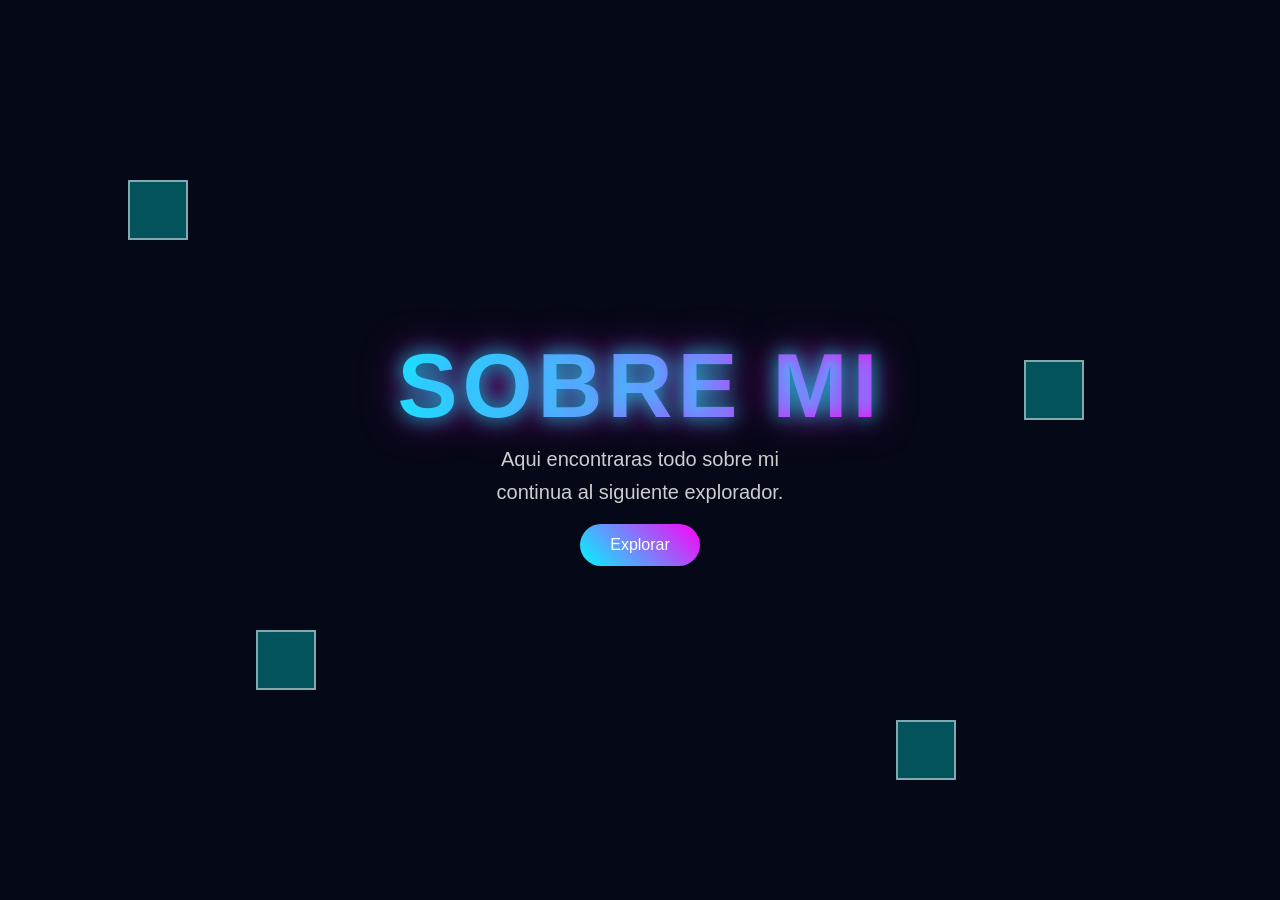
<file: index.html>
<!DOCTYPE html>
<html lang="es">
<head>
    <meta charset="UTF-8">
    <title>portafolio</title>
    <link rel="stylesheet" href="style.css">
</head>

<body>

<div class="background">

<div class="cube"></div>
<div class="cube"></div>
<div class="cube"></div>
<div class="cube"></div>

</div>

<div class="contenido">
    <h1>SOBRE MI</h1>
    <p>Aqui encontraras todo sobre mi</p>
    <p>continua al siguiente explorador.</p>
    <a href="explorar.html">
    <button>Explorar</button>
    </a>
</div>

</body>
</html>
</file>
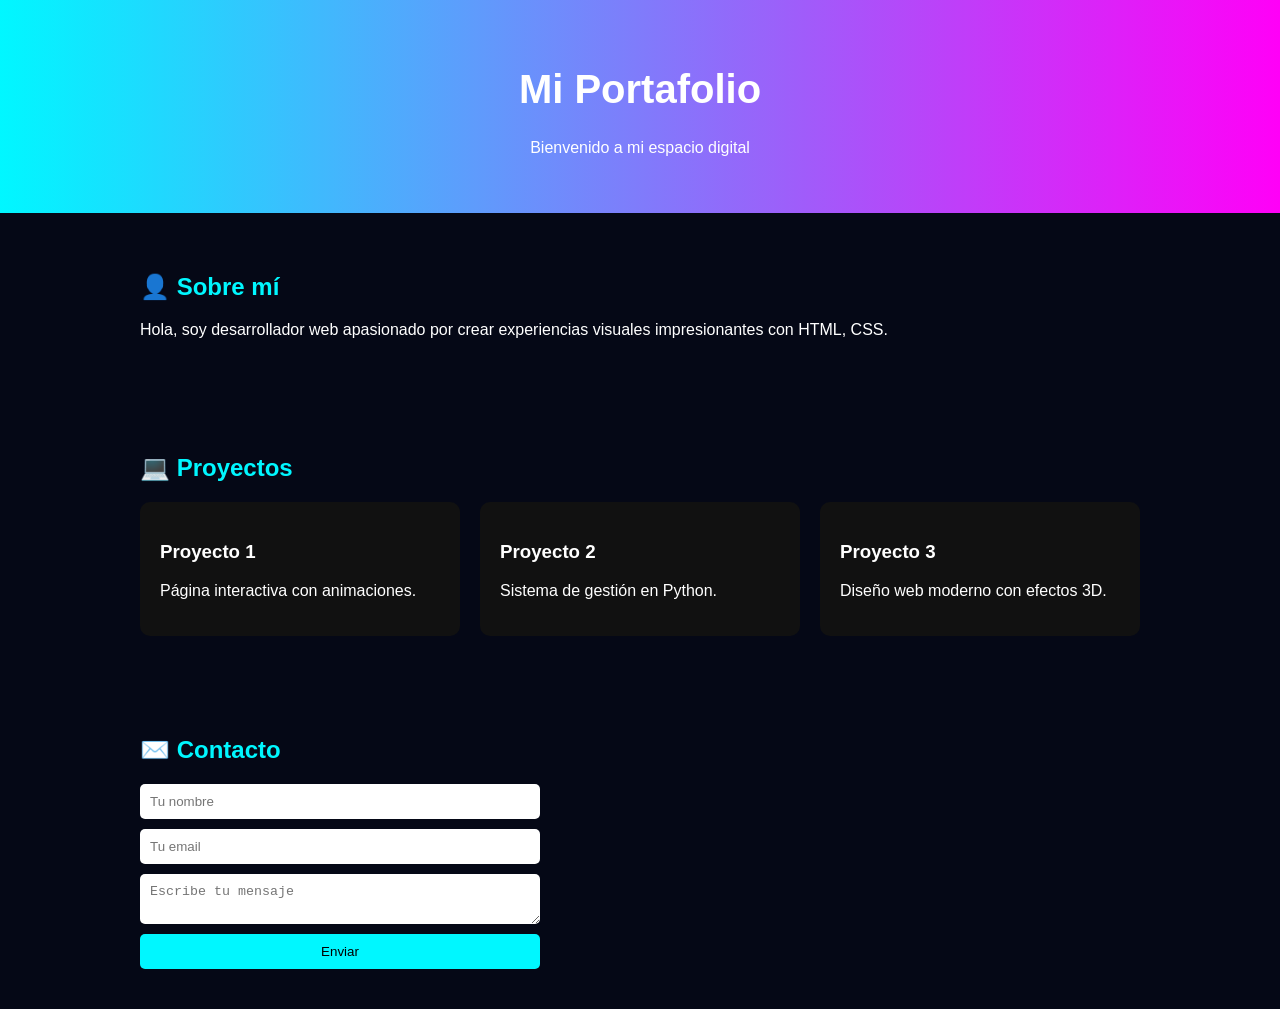
<file: explorar.html>
<!DOCTYPE html>
<html lang="es">
<head>
<meta charset="UTF-8">
<title>Sobre Mi</title>
<link rel="stylesheet" href="explorar.css">
</head>

<body>

<header>
<h1>Mi Portafolio</h1>
<p>Bienvenido a mi espacio digital</p>
</header>

<section class="sobre">
<h2>👤 Sobre mí</h2>
<p>
Hola, soy desarrollador web apasionado por crear experiencias
visuales impresionantes con HTML, CSS.
</p>
</section>

<section class="proyectos">

<h2>💻 Proyectos</h2>

<div class="cards">

<div class="card">
<h3>Proyecto 1</h3>
<p>Página interactiva con animaciones.</p>
</div>

<div class="card">
<h3>Proyecto 2</h3>
<p>Sistema de gestión en Python.</p>
</div>

<div class="card">
<h3>Proyecto 3</h3>
<p>Diseño web moderno con efectos 3D.</p>
</div>

</div>
</section>

<section class="contacto">

<h2>✉️ Contacto</h2>

<form>

<input type="text" placeholder="Tu nombre" required>

<input type="email" placeholder="Tu email" required>

<textarea placeholder="Escribe tu mensaje"></textarea>

<button type="submit">Enviar</button>

</form>

</section>

</body>
</html>
</file>
<file: style.css>
*{
margin:0;
padding:0;
box-sizing:border-box;
font-family:Arial, Helvetica, sans-serif;
}

body{
height:100vh;
background:#050816;
overflow:hidden;
display:flex;
justify-content:center;
align-items:center;
color:white;
}

/* TEXTO */

.contenido{
position:absolute;
text-align:center;
z-index:10;
}

.contenido h1{
font-size:90px;
letter-spacing:5px;
text-transform:uppercase;
background:linear-gradient(90deg,#00f7ff,#ff00f7);
-webkit-background-clip:text;
color:transparent;
text-shadow:
0 0 20px rgba(0,255,255,0.8),
0 0 40px rgba(255,0,255,0.7);
}

.contenido p{
margin-top:10px;
font-size:20px;
opacity:0.8;
}

button{
margin-top:20px;
padding:12px 30px;
border:none;
border-radius:30px;
background:linear-gradient(45deg,#00f7ff,#ff00f7);
color:white;
font-size:16px;
cursor:pointer;
transition:0.3s;
}

button:hover{
transform:scale(1.1);
}

/* FONDO 3D */

.background{
position:absolute;
width:100%;
height:100%;
perspective:1000px;
}

.cube{
position:absolute;
width:60px;
height:60px;
background:rgba(0,255,255,0.3);
border:2px solid rgba(255,255,255,0.5);
transform-style:preserve-3d;
animation:rotar 10s infinite linear;
}

.cube:nth-child(1){
top:20%;
left:10%;
animation-duration:12s;
}

.cube:nth-child(2){
top:70%;
left:20%;
animation-duration:15s;
}

.cube:nth-child(3){
top:40%;
left:80%;
animation-duration:18s;
}

.cube:nth-child(4){
top:80%;
left:70%;
animation-duration:20s;
}

@keyframes rotar{

0%{
transform:rotateX(0deg) rotateY(0deg) translateZ(0);
}

50%{
transform:rotateX(180deg) rotateY(180deg) translateZ(200px);
}

100%{
transform:rotateX(360deg) rotateY(360deg) translateZ(0);
}

}
</file>
<file: explorar.css>
body{
font-family:Arial;
background:#050816;
color:white;
margin:0;
padding:0;
}

header{
text-align:center;
padding:40px;
background:linear-gradient(90deg,#00f7ff,#ff00f7);
}

header h1{
font-size:40px;
}

section{
padding:40px;
max-width:1000px;
margin:auto;
}

h2{
margin-bottom:20px;
color:#00f7ff;
}

/* PROYECTOS */

.cards{
display:flex;
gap:20px;
flex-wrap:wrap;
}

.card{
background:#111;
padding:20px;
border-radius:10px;
flex:1;
transition:0.3s;
}

.card:hover{
transform:translateY(-10px);
background:#1a1a1a;
}

/* FORMULARIO */

form{
display:flex;
flex-direction:column;
gap:10px;
max-width:400px;
}

input, textarea{
padding:10px;
border:none;
border-radius:5px;
}

button{
background:#00f7ff;
border:none;
padding:10px;
border-radius:5px;
cursor:pointer;
}

button:hover{
background:#ff00f7;
color:white;
}
</file>
